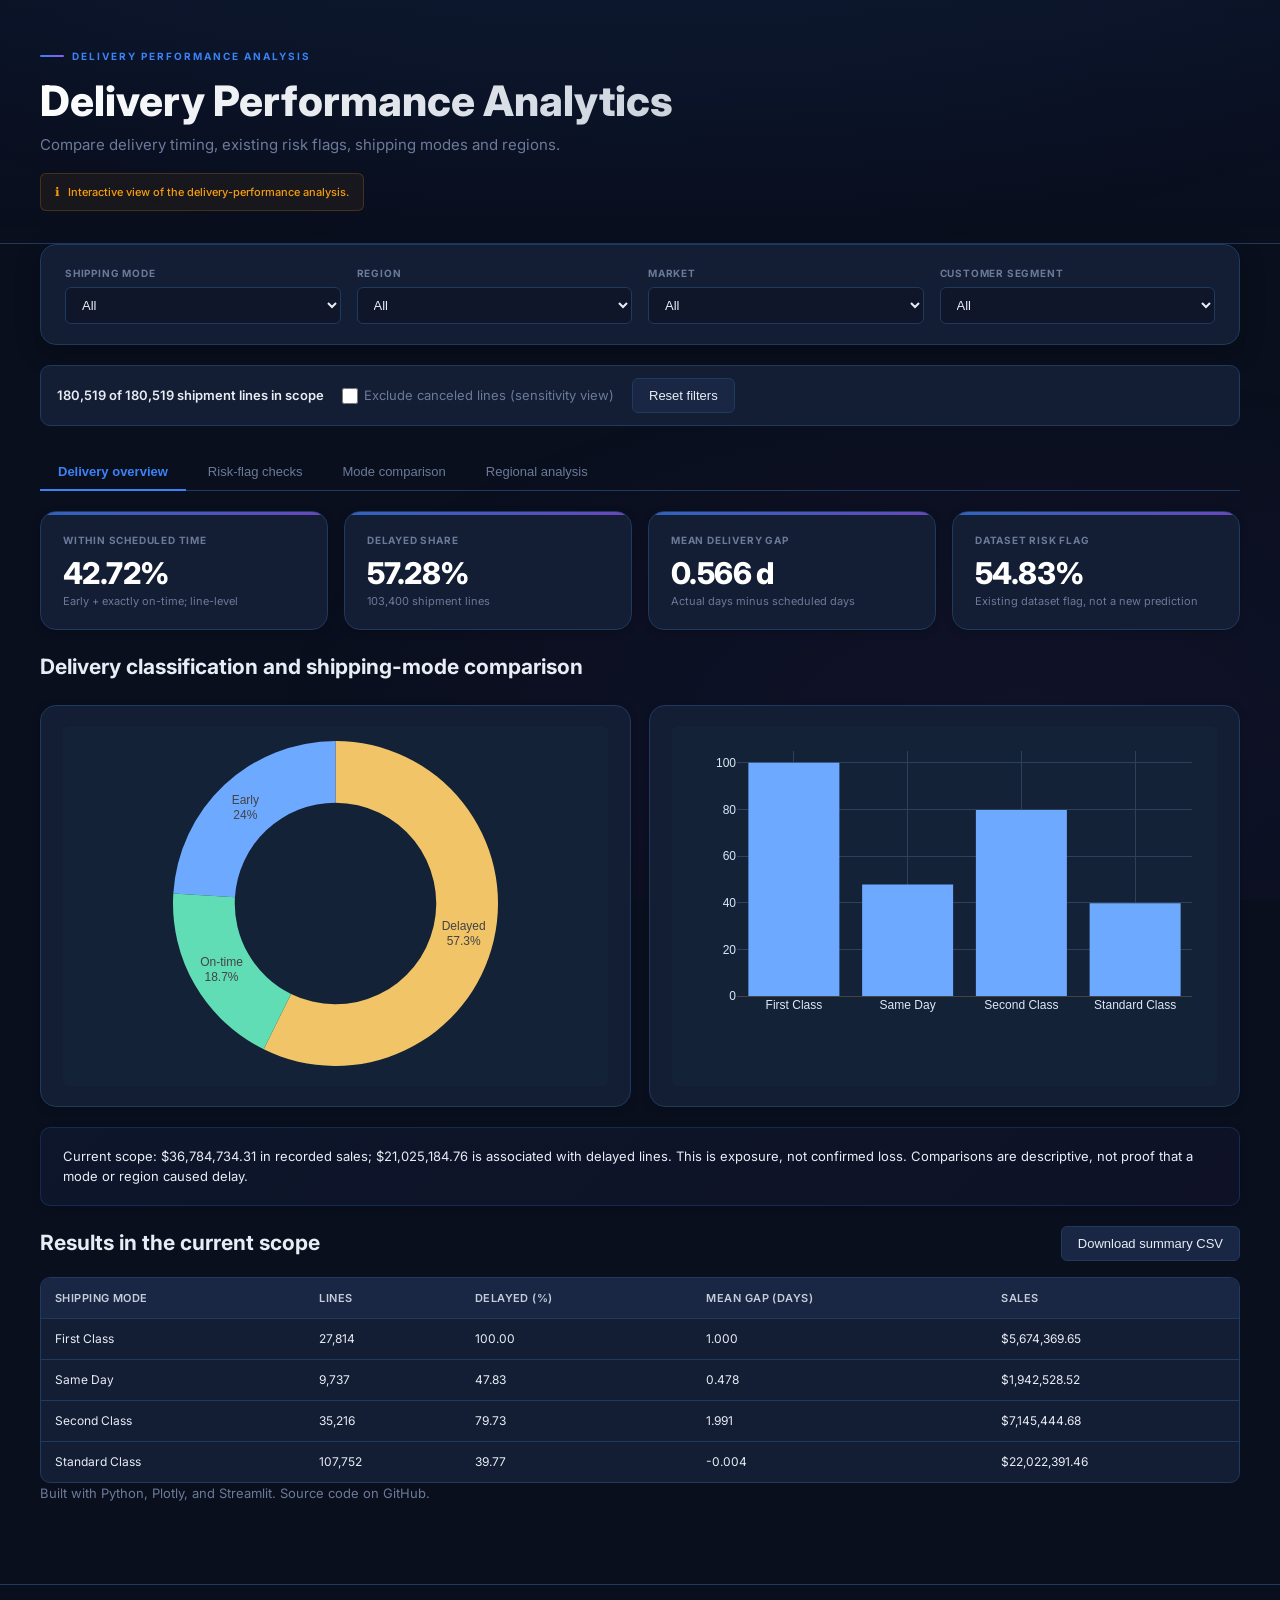
<file: docs/index.html>
<!doctype html>
<html lang="en"><head><meta charset="utf-8"><meta name="viewport" content="width=device-width, initial-scale=1"><title>Delivery Performance Analytics | Dappu Rishi Raghukumar</title><meta name="description" content="Compare delivery timing, existing risk flags, shipping modes and regions."><link rel="stylesheet" href="assets/style.css"><script src="assets/plotly.min.js" defer></script><script src="assets/app.js" defer></script></head>
<body><header><div class="eyebrow">Delivery Performance Analysis</div><h1>Delivery Performance Analytics</h1><p class="sub">Compare delivery timing, existing risk flags, shipping modes and regions.</p><div class="notice">Interactive view of the delivery-performance analysis.</div></header>
<main><div class="filters"><label for="mode">Shipping mode<select id="mode"><option value="">All</option></select></label><label for="region">Region<select id="region"><option value="">All</option></select></label><label for="market">Market<select id="market"><option value="">All</option></select></label><label for="segment">Customer segment<select id="segment"><option value="">All</option></select></label></div><div class="scope"><strong id="scope">Loading data…</strong><label><input type="checkbox" id="deliveredOnly">Exclude canceled lines (sensitivity view)</label><button id="reset">Reset filters</button></div><div class="tabs" role="tablist" aria-label="Analysis sections"><button role="tab" aria-controls="viewPanel" aria-selected="true" data-tab="overview">Delivery overview</button><button role="tab" aria-controls="viewPanel" aria-selected="false" data-tab="forensics">Risk-flag checks</button><button role="tab" aria-controls="viewPanel" aria-selected="false" data-tab="modes">Mode comparison</button><button role="tab" aria-controls="viewPanel" aria-selected="false" data-tab="regions">Regional analysis</button></div><p id="loading">Loading the de-identified analytical dataset…</p><div id="empty" class="empty" hidden>No records match these filters. Use Reset filters to restore the full dataset.</div><section id="output"><div id="kpis" class="kpis"></div><div role="tabpanel" id="viewPanel" tabindex="0"><h2 id="viewTitle">Analysis</h2><div class="charts"><div class="card"><div id="chart1" class="plot" role="img" aria-label="First analytical chart; numerical values are also in the table"></div></div><div class="card"><div id="chart2" class="plot" role="img" aria-label="Second analytical chart; numerical values are also in the table"></div></div></div><p id="insight" class="summary"></p><div class="split"><h2>Results in the current scope</h2><button id="download">Download summary CSV</button></div><div class="tablewrap" tabindex="0" role="region" aria-label="Analytical results table"><table><thead id="tableHead"></thead><tbody id="tableBody"></tbody></table></div></div></section><p class="muted">Built with Python, Plotly, and Streamlit. Source code on GitHub.</p></main><footer>Dappu Rishi Raghukumar · <a href="https://github.com/rishi-1603">GitHub</a></footer></body></html>
</file>
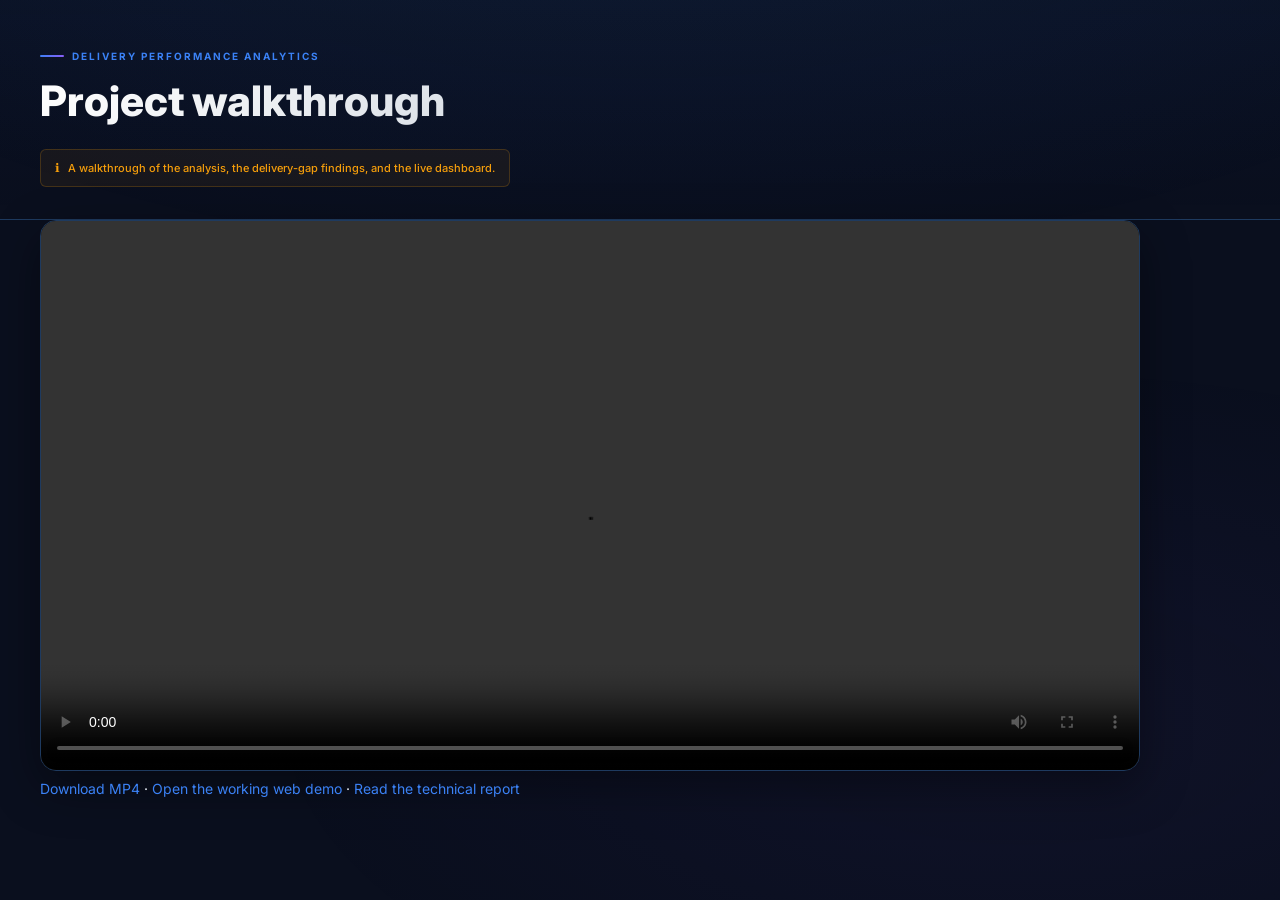
<file: docs/project-explanation.html>
<!doctype html><html lang="en"><head><meta charset="utf-8"><meta name="viewport" content="width=device-width,initial-scale=1"><title>Project walkthrough | Delivery Performance Analytics</title><link rel="stylesheet" href="assets/style.css"></head><body><header><div class="eyebrow">Delivery Performance Analytics</div><h1>Project walkthrough</h1><p class="notice">A walkthrough of the analysis, the delivery-gap findings, and the live dashboard.</p></header><main><video class="player" controls preload="metadata" playsinline aria-label="Project explanation"><source src="project-walkthrough.mp4" type="video/mp4">Your browser cannot play this file. Use the download link below.</video><p><a href="project-walkthrough.mp4" download>Download MP4</a> · <a href="index.html">Open the working web demo</a> · <a href="project-report.pdf">Read the technical report</a></p></main></body></html>
</file>
<file: docs/assets/style.css>
@import url('https://fonts.googleapis.com/css2?family=Inter:wght@300;400;500;600;700;800&display=swap');

:root{
  --bg:#0a0f1e;
  --bg-2:#0f1629;
  --panel:#131d33;
  --panel-2:#1a2744;
  --panel-3:#213052;
  --border:#1e3a5f;
  --border-light:#2a4a73;
  --text:#e8edf5;
  --text-2:#c5cdd9;
  --muted:#6b7a99;
  --accent:#3b82f6;
  --accent-glow:rgba(59,130,246,.15);
  --accent-2:#10b981;
  --accent-3:#8b5cf6;
  --warn:#f59e0b;
  --danger:#ef4444;
  --success:#10b981;
  --gradient-1:linear-gradient(135deg,#0a0f1e 0%,#131d33 50%,#0f1629 100%);
  --gradient-accent:linear-gradient(135deg,#3b82f6 0%,#8b5cf6 100%);
  --shadow-sm:0 2px 8px rgba(0,0,0,.2);
  --shadow-md:0 8px 24px rgba(0,0,0,.3);
  --shadow-lg:0 16px 48px rgba(0,0,0,.4);
  --radius-sm:6px;
  --radius-md:10px;
  --radius-lg:16px;
  --radius-xl:24px;
}

*,*::before,*::after{box-sizing:border-box;margin:0;padding:0}

body{
  font:14px/1.65 'Inter',-apple-system,BlinkMacSystemFont,'Segoe UI',Roboto,Helvetica,Arial,sans-serif;
  background:var(--bg);
  color:var(--text);
  -webkit-font-smoothing:antialiased;
  -moz-osx-font-smoothing:grayscale;
  min-height:100vh;
}

body::before{
  content:'';
  position:fixed;
  top:0;left:0;right:0;bottom:0;
  background:
    radial-gradient(ellipse 80% 50% at 50% -20%,rgba(59,130,246,.08),transparent),
    radial-gradient(ellipse 60% 40% at 80% 80%,rgba(139,92,246,.05),transparent);
  pointer-events:none;
  z-index:0;
}

a{color:var(--accent);text-decoration:none;transition:color .2s}
a:hover{color:var(--accent-2)}

/* ===== HEADER ===== */
header{
  position:relative;
  z-index:1;
  max-width:1400px;
  margin:0 auto;
  padding:48px 40px 32px;
  border-bottom:1px solid var(--border);
  background:linear-gradient(180deg,rgba(59,130,246,.03) 0%,transparent 100%);
}

.eyebrow{
  font-size:10px;
  letter-spacing:.2em;
  text-transform:uppercase;
  color:var(--accent);
  font-weight:700;
  margin-bottom:12px;
  display:flex;
  align-items:center;
  gap:8px;
}
.eyebrow::before{
  content:'';
  width:24px;
  height:2px;
  background:var(--gradient-accent);
  border-radius:1px;
}

h1{
  font-size:clamp(28px,4vw,42px);
  line-height:1.15;
  margin:0 0 8px;
  font-weight:800;
  background:linear-gradient(135deg,#fff 0%,#a0aec0 100%);
  -webkit-background-clip:text;
  -webkit-text-fill-color:transparent;
  background-clip:text;
}

.sub{
  color:var(--muted);
  font-size:15px;
  max-width:760px;
  margin:0;
  line-height:1.6;
}

.notice{
  display:inline-flex;
  align-items:center;
  gap:8px;
  padding:8px 14px;
  border:1px solid rgba(245,158,11,.2);
  background:rgba(245,158,11,.06);
  font-size:11px;
  color:var(--warn);
  margin:16px 0 0;
  border-radius:var(--radius-sm);
  font-weight:500;
}
.notice::before{content:'ℹ';font-size:12px}

/* ===== MAIN ===== */
main{
  position:relative;
  z-index:1;
  max-width:1400px;
  margin:0 auto;
  padding:0 40px 40px;
}

/* ===== FILTERS ===== */
.filters{
  display:grid;
  grid-template-columns:repeat(auto-fit,minmax(180px,1fr));
  gap:16px;
  background:var(--panel);
  padding:20px 24px;
  border:1px solid var(--border);
  border-radius:var(--radius-lg);
  box-shadow:var(--shadow-md);
  margin-bottom:20px;
}
.filters label{
  display:flex;
  flex-direction:column;
  gap:6px;
  font-size:10px;
  color:var(--muted);
  text-transform:uppercase;
  letter-spacing:.08em;
  font-weight:700;
}
select,input[type=text],input[type=date],input[type=number]{
  min-width:0;
  max-width:100%;
  background:var(--bg-2);
  color:var(--text);
  border:1px solid var(--border);
  border-radius:var(--radius-sm);
  padding:9px 12px;
  transition:all .2s ease;
  font-size:13px;
}
select:hover,input:hover{border-color:var(--border-light)}
select:focus,input:focus{
  border-color:var(--accent);
  outline:none;
  box-shadow:0 0 0 3px var(--accent-glow);
}
input[type=checkbox]{accent-color:var(--accent);width:16px;height:16px;cursor:pointer}
input[type=range]{accent-color:var(--accent);cursor:pointer}

.scope{
  display:flex;
  align-items:center;
  gap:18px;
  flex-wrap:wrap;
  margin:16px 0 20px;
  color:var(--muted);
  font-size:13px;
  padding:12px 16px;
  background:var(--panel);
  border:1px solid var(--border);
  border-radius:var(--radius-md);
}
.scope strong{color:var(--text);font-weight:600}
.scope label{display:flex;align-items:center;gap:6px;cursor:pointer}
.scope input[type=date]{max-width:150px}

button{
  background:var(--panel-2);
  color:var(--text);
  border:1px solid var(--border);
  padding:9px 16px;
  border-radius:var(--radius-sm);
  cursor:pointer;
  transition:all .2s ease;
  font-weight:500;
  font-size:13px;
}
button:hover{
  background:var(--accent);
  color:#0f172a;
  border-color:var(--accent);
  transform:translateY(-1px);
  box-shadow:0 4px 12px var(--accent-glow);
}
button:active{transform:translateY(0)}

/* ===== TABS ===== */
.tabs{
  display:flex;
  gap:4px;
  flex-wrap:wrap;
  margin:28px 0 20px;
  border-bottom:1px solid var(--border);
  padding-bottom:0;
}
.tabs button{
  background:transparent;
  color:var(--muted);
  border:none;
  border-bottom:2px solid transparent;
  padding:10px 18px;
  border-radius:0;
  cursor:pointer;
  font-weight:500;
  font-size:13px;
  transition:all .2s ease;
  margin-bottom:-1px;
}
.tabs button:hover{color:var(--text);background:rgba(255,255,255,.03)}
.tabs button[aria-selected=true]{
  color:var(--accent);
  border-bottom-color:var(--accent);
  font-weight:600;
  background:transparent;
}

/* ===== KPI CARDS ===== */
.kpis{
  display:grid;
  grid-template-columns:repeat(4,minmax(0,1fr));
  gap:16px;
  margin:20px 0;
}
.kpi{
  background:var(--panel);
  border:1px solid var(--border);
  border-radius:var(--radius-lg);
  padding:20px 22px;
  position:relative;
  overflow:hidden;
  transition:all .25s ease;
  box-shadow:var(--shadow-sm);
}
.kpi::before{
  content:'';
  position:absolute;
  top:0;left:0;right:0;
  height:3px;
  background:var(--gradient-accent);
  opacity:.7;
}
.kpi:hover{
  transform:translateY(-3px);
  box-shadow:var(--shadow-md);
  border-color:var(--border-light);
}
.kpi .label{
  font-size:10px;
  color:var(--muted);
  text-transform:uppercase;
  letter-spacing:.08em;
  font-weight:700;
  margin-bottom:6px;
}
.value{
  font-size:30px;
  line-height:1.1;
  font-weight:800;
  margin:8px 0 4px;
  color:#fff;
  letter-spacing:-.02em;
}
.kpi small{
  color:var(--muted);
  font-size:11px;
  display:block;
  margin-top:4px;
  line-height:1.4;
}

/* ===== CHARTS ===== */
.charts{
  display:grid;
  grid-template-columns:1fr 1fr;
  gap:18px;
  margin:20px 0;
}
.card{
  background:var(--panel);
  border:1px solid var(--border);
  border-radius:var(--radius-lg);
  padding:20px 22px;
  box-shadow:var(--shadow-sm);
  transition:box-shadow .2s ease;
}
.card:hover{box-shadow:var(--shadow-md)}
.card h3{
  font-size:14px;
  font-weight:600;
  color:var(--text-2);
  margin-bottom:12px;
  padding-bottom:10px;
  border-bottom:1px solid var(--border);
}
.plot{
  width:100%;
  height:360px;
  border-radius:var(--radius-sm);
}
.card p{
  font-size:13px;
  color:var(--muted);
  margin:10px 0 0;
  line-height:1.5;
}

/* ===== TABLE ===== */
.tablewrap{
  overflow:auto;
  max-height:500px;
  border:1px solid var(--border);
  border-radius:var(--radius-md);
  background:var(--panel);
}
.tablewrap table{
  border-collapse:collapse;
  width:100%;
  font-size:12px;
  text-align:left;
}
th{
  background:var(--panel-2);
  position:sticky;
  top:0;
  font-weight:600;
  padding:11px 14px;
  border-bottom:1px solid var(--border);
  color:var(--text-2);
  font-size:11px;
  text-transform:uppercase;
  letter-spacing:.04em;
}
td{
  padding:10px 14px;
  border-bottom:1px solid var(--border);
  white-space:nowrap;
  color:var(--text);
}
tbody tr:hover{background:rgba(59,130,246,.04)}
tbody tr:last-child td{border-bottom:none}

/* ===== SUMMARY / INSIGHT ===== */
.summary{
  padding:18px 22px;
  border:1px solid rgba(59,130,246,.2);
  background:linear-gradient(135deg,rgba(59,130,246,.06) 0%,rgba(139,92,246,.04) 100%);
  border-radius:var(--radius-md);
  margin:20px 0;
  font-size:13px;
  color:var(--text);
  line-height:1.6;
  box-shadow:var(--shadow-sm);
}

.empty{
  padding:48px;
  border:1px dashed var(--border);
  text-align:center;
  color:var(--muted);
  border-radius:var(--radius-md);
  background:var(--panel);
}

[hidden]{display:none!important}

/* ===== VIDEO PLAYER ===== */
.player{
  width:100%;
  max-width:1100px;
  background:#000;
  border:1px solid var(--border);
  border-radius:var(--radius-lg);
  box-shadow:var(--shadow-lg);
  overflow:hidden;
}

/* ===== FOOTER ===== */
footer{
  font-size:12px;
  color:var(--muted);
  border-top:1px solid var(--border);
  padding-top:20px;
  margin-top:40px;
  display:flex;
  justify-content:space-between;
  align-items:center;
  flex-wrap:wrap;
  gap:8px;
}
footer a{color:var(--muted);transition:color .2s}
footer a:hover{color:var(--accent)}

.error{color:var(--danger)}

.split{
  display:flex;
  justify-content:space-between;
  gap:12px;
  align-items:center;
  flex-wrap:wrap;
  margin:16px 0;
}

.muted{color:var(--muted);font-size:13px}
.scope label{max-width:100%;flex-wrap:wrap}

@keyframes fadeIn{
  from{opacity:0;transform:translateY(8px)}
  to{opacity:1;transform:translateY(0)}
}
main section,main .kpis,main .charts{animation:fadeIn .4s ease-out}

@media(max-width:1024px){
  header,main,footer{padding:20px 24px}
  .kpis{grid-template-columns:repeat(2,minmax(0,1fr))}
  .charts{grid-template-columns:1fr}
  .value{font-size:26px}
}
@media(max-width:640px){
  header,main,footer{padding:16px 16px}
  .filters{grid-template-columns:1fr}
  .kpis{grid-template-columns:1fr 1fr}
  .value{font-size:22px}
  h1{font-size:24px}
  .plot{height:280px}
}
@media(prefers-reduced-motion:reduce){
  *,*::before,*::after{transition:none!important;animation:none!important}
}
.charts>.card{min-width:0}
.plot{min-width:0;overflow:hidden}
.tablewrap{max-width:100%}
input[type=date]{max-width:160px}
#threshold{width:120px}
</file>
